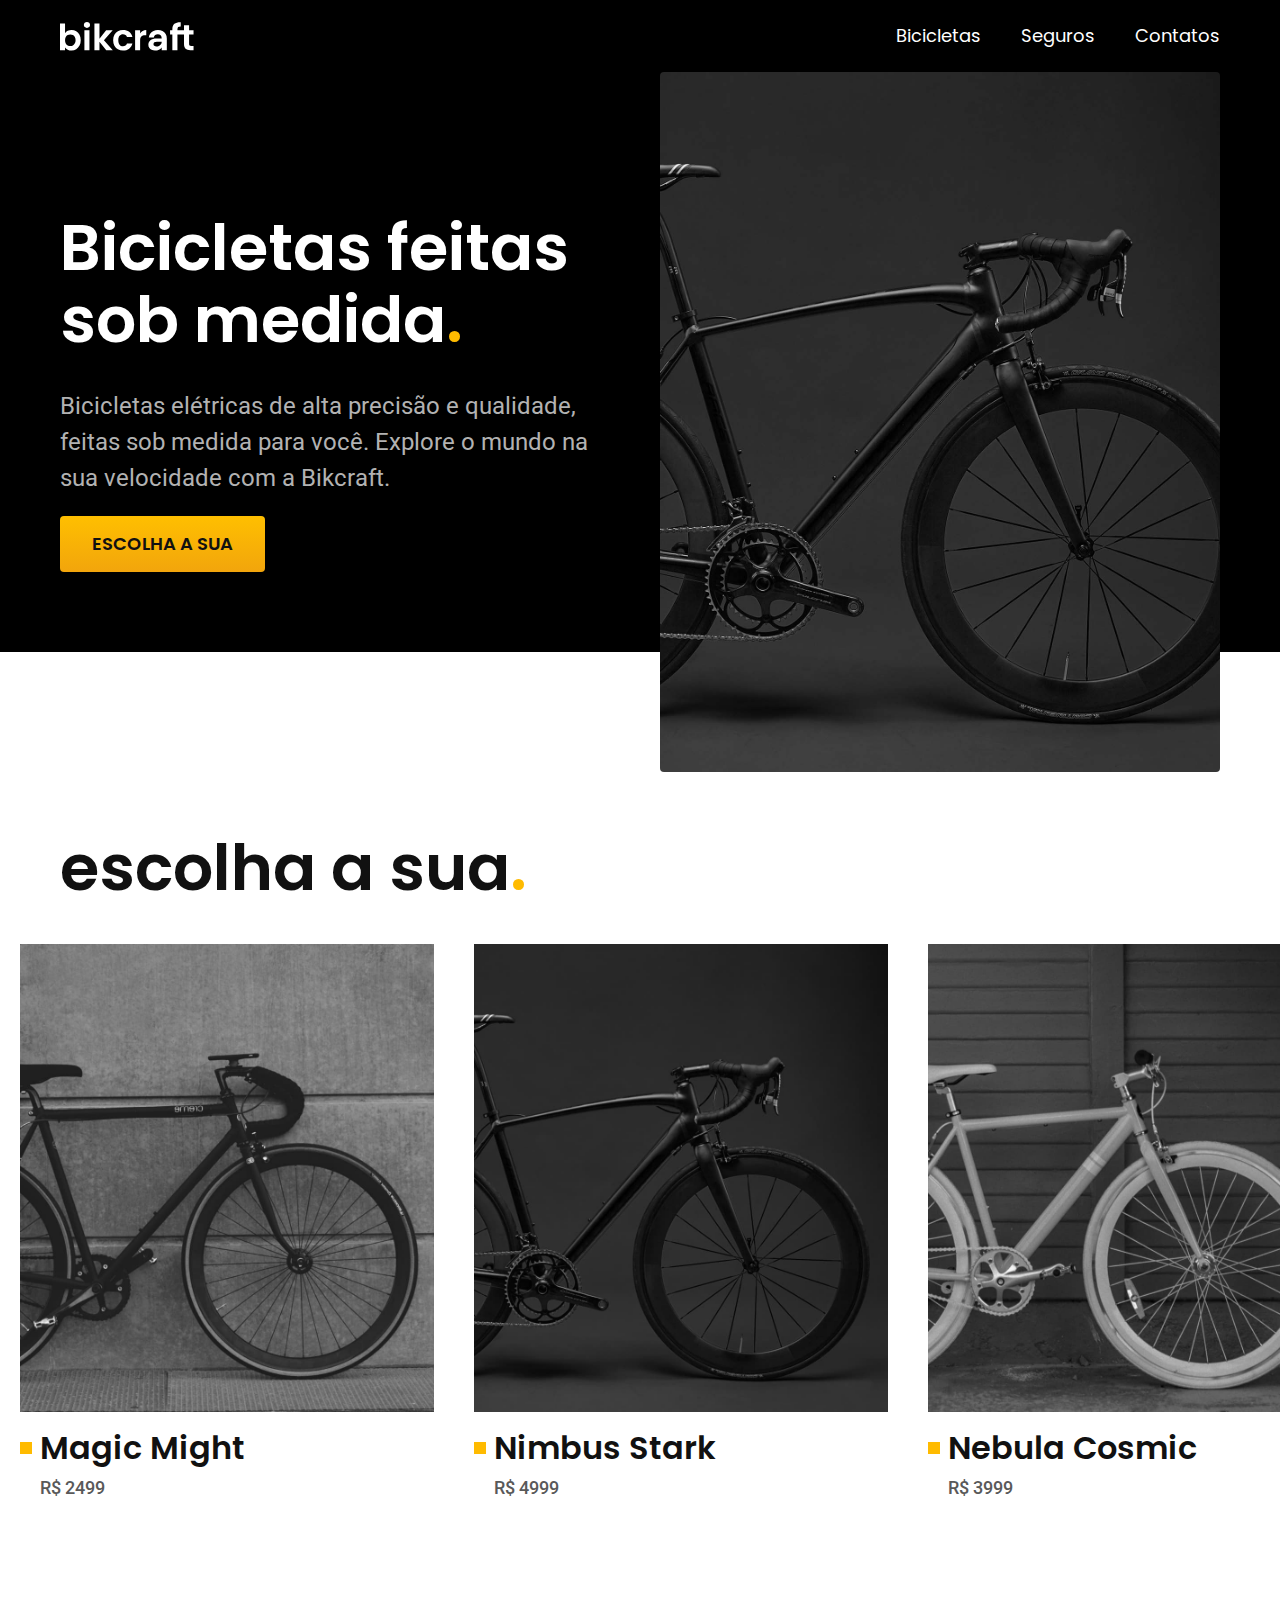
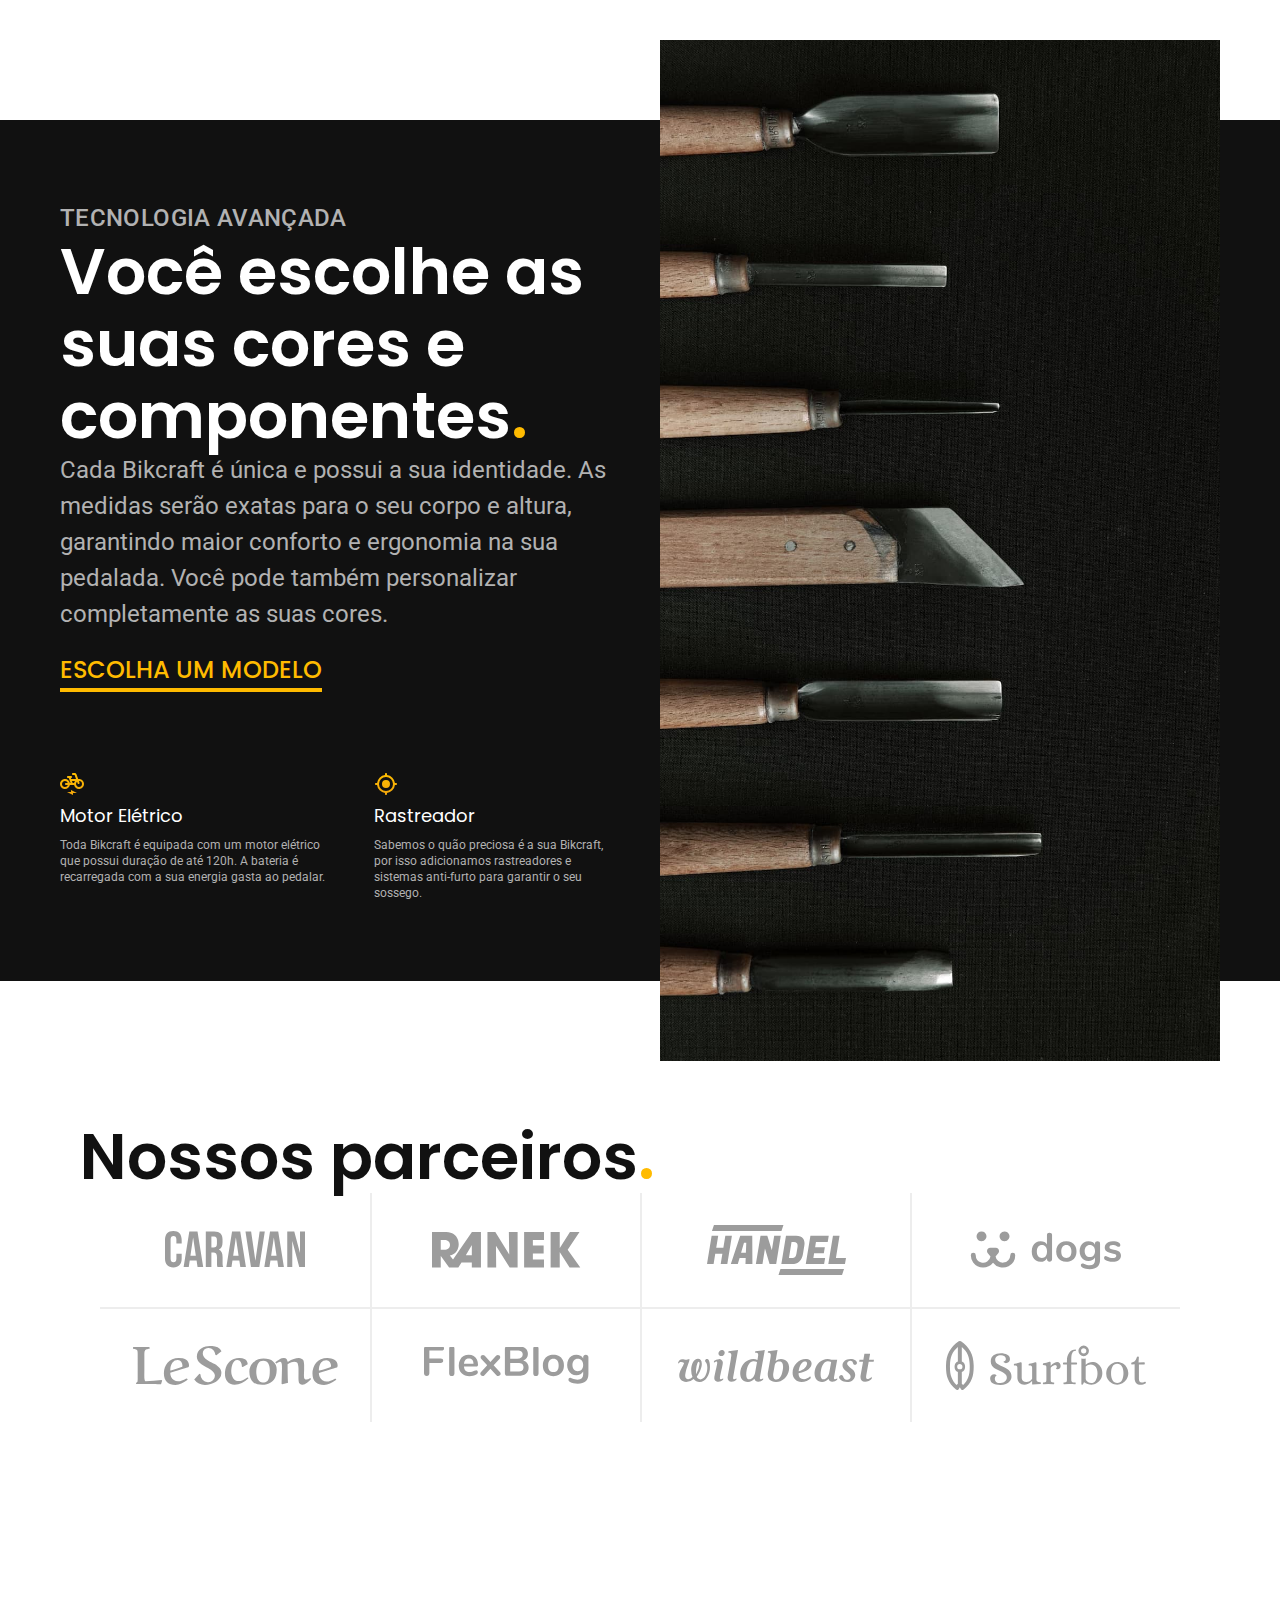
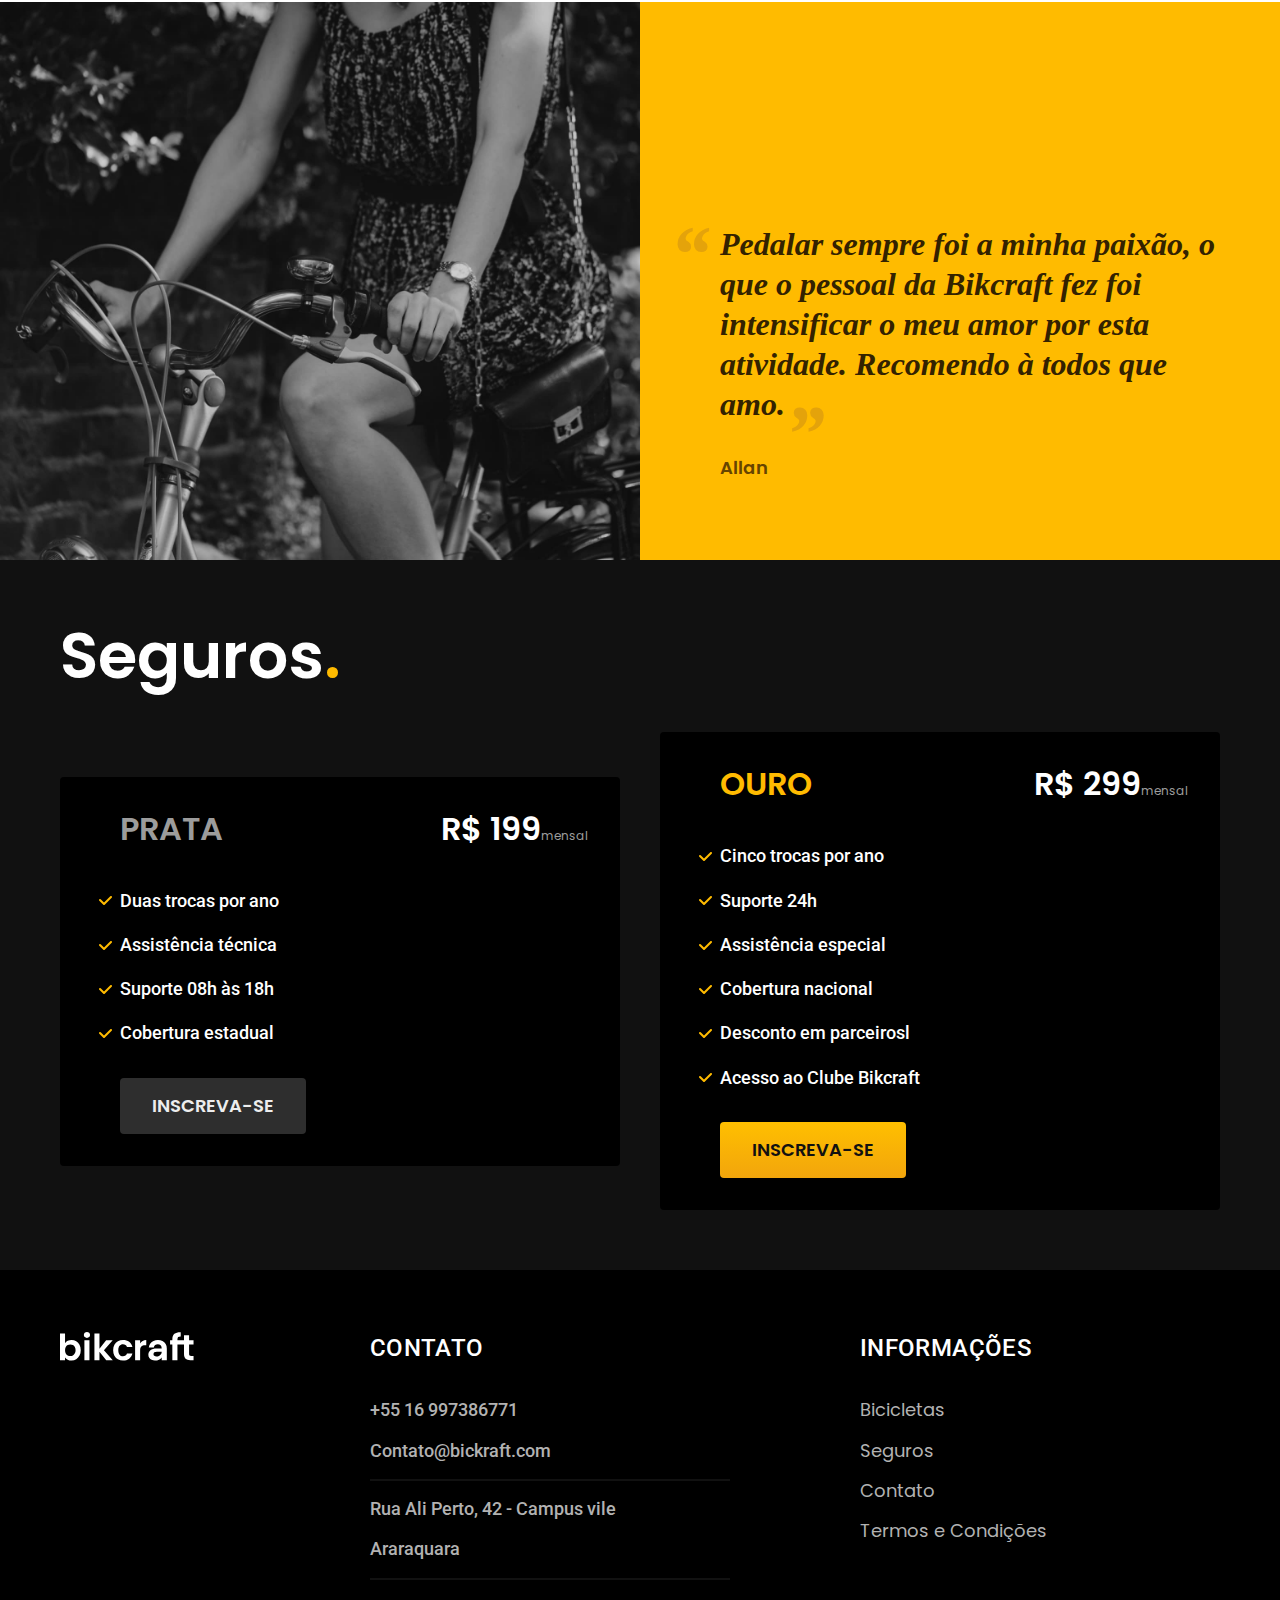
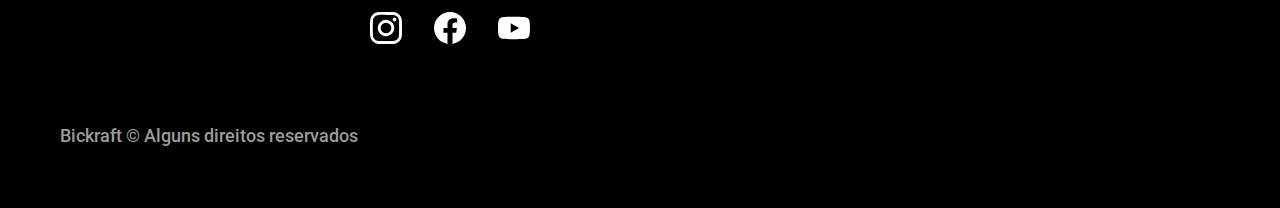
<file: index.html>
<!DOCTYPE html>

<html lang="pt-br">
  <head>
    <meta charset="UTF-8" />
    <meta name="viewport" content="width=device-width, initial-scale=1.0" />
    <link rel="stylesheet" href="./css/style.css" />

    <link rel="preconnect" href="https://fonts.googleapis.com" />
    <link rel="preconnect" href="https://fonts.gstatic.com" crossorigin />
    <link
      href="https://fonts.googleapis.com/css2?family=Poppins:wght@400;600&family=Roboto:wght@400;500&display=swap"
      rel="stylesheet"
    />
    <link rel="preconnect" href="https://fonts.googleapis.com">
<link rel="preconnect" href="https://fonts.gstatic.com" crossorigin>
<link href="https://fonts.googleapis.com/css2?family=Merriweather:ital,wght@1,900&display=swap" rel="stylesheet"> 

    <title>Bickraft - Bicicletas - Elétricas</title>
    <meta name="description" content="Bicicletas elétricas de alta precisão e
    qualidade, feitas sob medida para você. Explore o mundo na sua velocidade
    com a Bikcraft."
  </head>

  <body>
    <header class="header-bg">
      <div class="header container">
        <a href="./">
          <img src="./img/bikcraft.svg" alt="bickraft" />
        </a>

        <nav aria-label="primaria">
          <ul class="header-menu font-1-m cor-0">
            <li>
              <a href="./bicicletas.html">Bicicletas</a>
            </li>
            <li>
              <a href="./seguros.html">Seguros</a>
            </li>
            <li>
              <a href="./contatos.html">Contatos</a>
            </li>
          </ul>
        </nav>
      </div>
    </header>
    <main class="introducao-bg">
      <div class="introducao container">
        <div class="introducao-conteudo">
          <h1 class="fonta-1-xxl cor-0">
            Bicicletas feitas sob medida<span class="cor-p1">.</span>
          </h1>
          <p class="fonte-2-l cor-5">
            Bicicletas elétricas de alta precisão e qualidade, feitas sob medida
            para você. Explore o mundo na sua velocidade com a Bikcraft.
          </p>
          <a class="botao" href="./bicicletas.html">Escolha a sua</a>
        </div>
        <div>
          <img
            src="./img/fotos/introducao.jpg"
            alt="bibicleta elétrica preta"
          />
        </div>
      </div>
    </main>
    <article class="bicicletas-lista">
      <h2 class="container font-1-xxl">
        escolha a sua<span class="cor-p1">.</span>
      </h2>

      <ul>
        <li>
          <a href="./bicicletas/magic.html">
            <img src="./img/bicicletas/magic-home.jpg" alt="Bicicleta-Preta" />
            <h3 class="font-1-xl">Magic Might</h3>
            <span class="font-2-m cor-8">R$ 2499</span>
          </a>
        </li>

        <li>
          <a href="./bicicletas/nimbus.html">
            <img src="./img/bicicletas/nimbus-home.jpg" alt="Bicicleta-Preta" />
            <h3 class="font-1-xl">Nimbus Stark</h3>
            <span class="font-2-m cor-8">R$ 4999</span>
          </a>
        </li>

        <li>
          <a href="./bicicletas/nebula.html">
            <img src="./img/bicicletas/nebula-home.jpg" alt="Bicicleta-Preta" />
            <h3 class="font-1-xl">Nebula Cosmic</h3>
            <span class="font-2-m cor-8">R$ 3999 </span>
          </a>
        </li>
      </ul>
    </article>
    <article class="tecnologia-bg">
      <div class="tecnologia container">
        <div class="tecnologia-conteudo">
          <span class="font-2-lb cor-5">Tecnologia Avançada</span>
          <h2 class="font-1-xxl cor-0">
            Você escolhe as suas cores e componentes<span class="cor-p1"
              >.</span
            >
          </h2>
          <p class="font-2-l cor-5">
            Cada Bikcraft é única e possui a sua identidade. As medidas serão
            exatas para o seu corpo e altura, garantindo maior conforto e
            ergonomia na sua pedalada. Você pode também personalizar
            completamente as suas cores.
          </p>
          <a class="link" href=".bicicletas.html">Escolha um modelo</a>
          <div class="tecnologia-vantagens">
            <div>
              <img src="./img/icones/eletrica.svg" alt="" />
              <h3 class="font-1-m cor-0">Motor Elétrico</h3>
              <p class="font-2-s cor-5">
                Toda Bikcraft é equipada com um motor elétrico que possui
                duração de até 120h. A bateria é recarregada com a sua energia
                gasta ao pedalar.
              </p>
            </div>
            <div>
              <img src="./img/icones/rastreador.svg" alt="" />
              <h3 class="font-1-m cor-0">Rastreador</h3>
              <p class="font-2-s cor-5">
                Sabemos o quão preciosa é a sua Bikcraft, por isso adicionamos
                rastreadores e sistemas anti-furto para garantir o seu sossego.
              </p>
            </div>
          </div>
        </div>

        <div class="tecnologia-img">
          <img src="./img/fotos/tecnologia.jpg" alt="" />
        </div>
      </div>
    </article>
    <section class="parceiros" aria-label="Nossos Parceiros">
      <h2 class="container font-1-xxl ">Nossos parceiros<span class="cor-p1">.</span>
        <ul>
          <li><img src="./img/parceiros/caravan.svg" alt="caravan"></li>
          <li><img src="./img/parceiros/ranek.svg" alt="ranek"></li>
          <li><img src="./img/parceiros/handel.svg" alt="handel.svg"></li>
          <li><img src="./img/parceiros/dogs.svg" alt="dogs.svg"></li>
          <li><img src="./img/parceiros/lescone.svg" alt="lescone.svg"></li>
          <li><img src="./img/parceiros/flexblog.svg" alt="flexblog.svg"></li>
          <li><img src="./img/parceiros/wildbeast.svg" alt="wildbeast.svg"></li>
          <li><img src="./img/parceiros/surfbot.svg" alt="surfbot.svg"></li>
        </ul>
    </section>
    <section class="depoimento" aria-label="Depoimento">
    <div>
      <img src="./img/fotos/depoimento.jpg" alt="Pessoa pedalando bicicleta">
    </div>
    <div class="depoimento-conteudo">
      <blockquote class="font-1-xl cor-p5">
        <p>Pedalar sempre foi a minha paixão, o que o pessoal da Bikcraft fez foi intensificar o meu amor por esta atividade. Recomendo à todos que amo.</p>
      </blockquote>
      <span class="font-1-mb cor-p4">Allan</span>
    </div>
  </section>
  <article class="seguros-bg">
    <div class="seguros container">
      <h2 class="font-1-xxl cor-0">Seguros<span class="cor-p1">.</span></h2> 
    <div class="seguros-item">
      <h3 class="font-1-xl cor-6">PRATA</h3>
      <span class="font-1-xl cor-0">R$ 199<span class="font-1-xs cor-6">mensal</span></span>
        <ul class="font-2-m cor-0">
          <li>Duas trocas por ano</li>
          <li>Assistência técnica</li>
          <li>Suporte 08h às 18h</li>
          <li>Cobertura estadual</li>
        </ul>
        <a class="botao secundaria" href="./orcamento.html" >Inscreva-se</a>
    </div>

      <div class="seguros-item">
        <h3 class="font-1-xl cor-p1">OURO</h3>
        <span class="font-1-xl cor-0">R$ 299<span class="font-1-xs cor-6">mensal</span></span>
          <ul class="font-2-m cor-0">
            <li>Cinco trocas por ano</li>
            <li>Suporte 24h</li>
            <li>Assistência especial</li>
            <li>Cobertura nacional</li>
            <li>Desconto em parceirosl</li>
            <li>Acesso ao Clube Bikcraft</li>
          </ul>
          <a class="botao" href="./orcamento.html" >Inscreva-se</a>
      </div>
    </div>    
  </article>

  <footer class="footer-bg">
    <div class=" footer container">
      <img src="./img/bikcraft.svg" alt="Bickraft">
      <div class="footer-contato">
        <h3 class="font-2-lb cor-0">Contato</h3>
        <ul class="font-2-m cor-5">
          <li><a href="tel:+5516997386771">+55 16 997386771</a></li> 
          <li><a href="mailto:contato@bickraft.com">Contato@bickraft.com</a></li>
          <li>Rua Ali Perto, 42 - Campus vile</li>
          <li>Araraquara</li>
        </ul>
      <div class="footer-redes">
          <a href="./">
            <img src="./img/redes/instagram.svg" alt="Instagram">
          </a>
          <a href="./">
            <img src="./img/redes/facebook.svg" alt="Facebook">
          </a>
          <a href="./">
            <img src="./img/redes/youtube.svg" alt="Youtube">
          </a>
      </div>
      </div>
      <div class="footer-informacoes">
        <h3  class="font-2-lb cor-0">Informações</h3>
        <nav>
          <ul class="font-1-m cor-5">
            <li><a href="./bicicletas.html">Bicicletas</a></li>
            <li><a href="./seguros.html">Seguros</a></li>
            <li><a href="./contato.html">Contato</a></li>
            <li><a href="./termos.html">Termos e Condições</a></li>
          </ul>
        </nav>
     </div>
     <p class=" footer-copy font-2-m cor-6">Bickraft  © Alguns direitos reservados</p>
    </div> 
  </footer>
  </body>
</html>
</file>
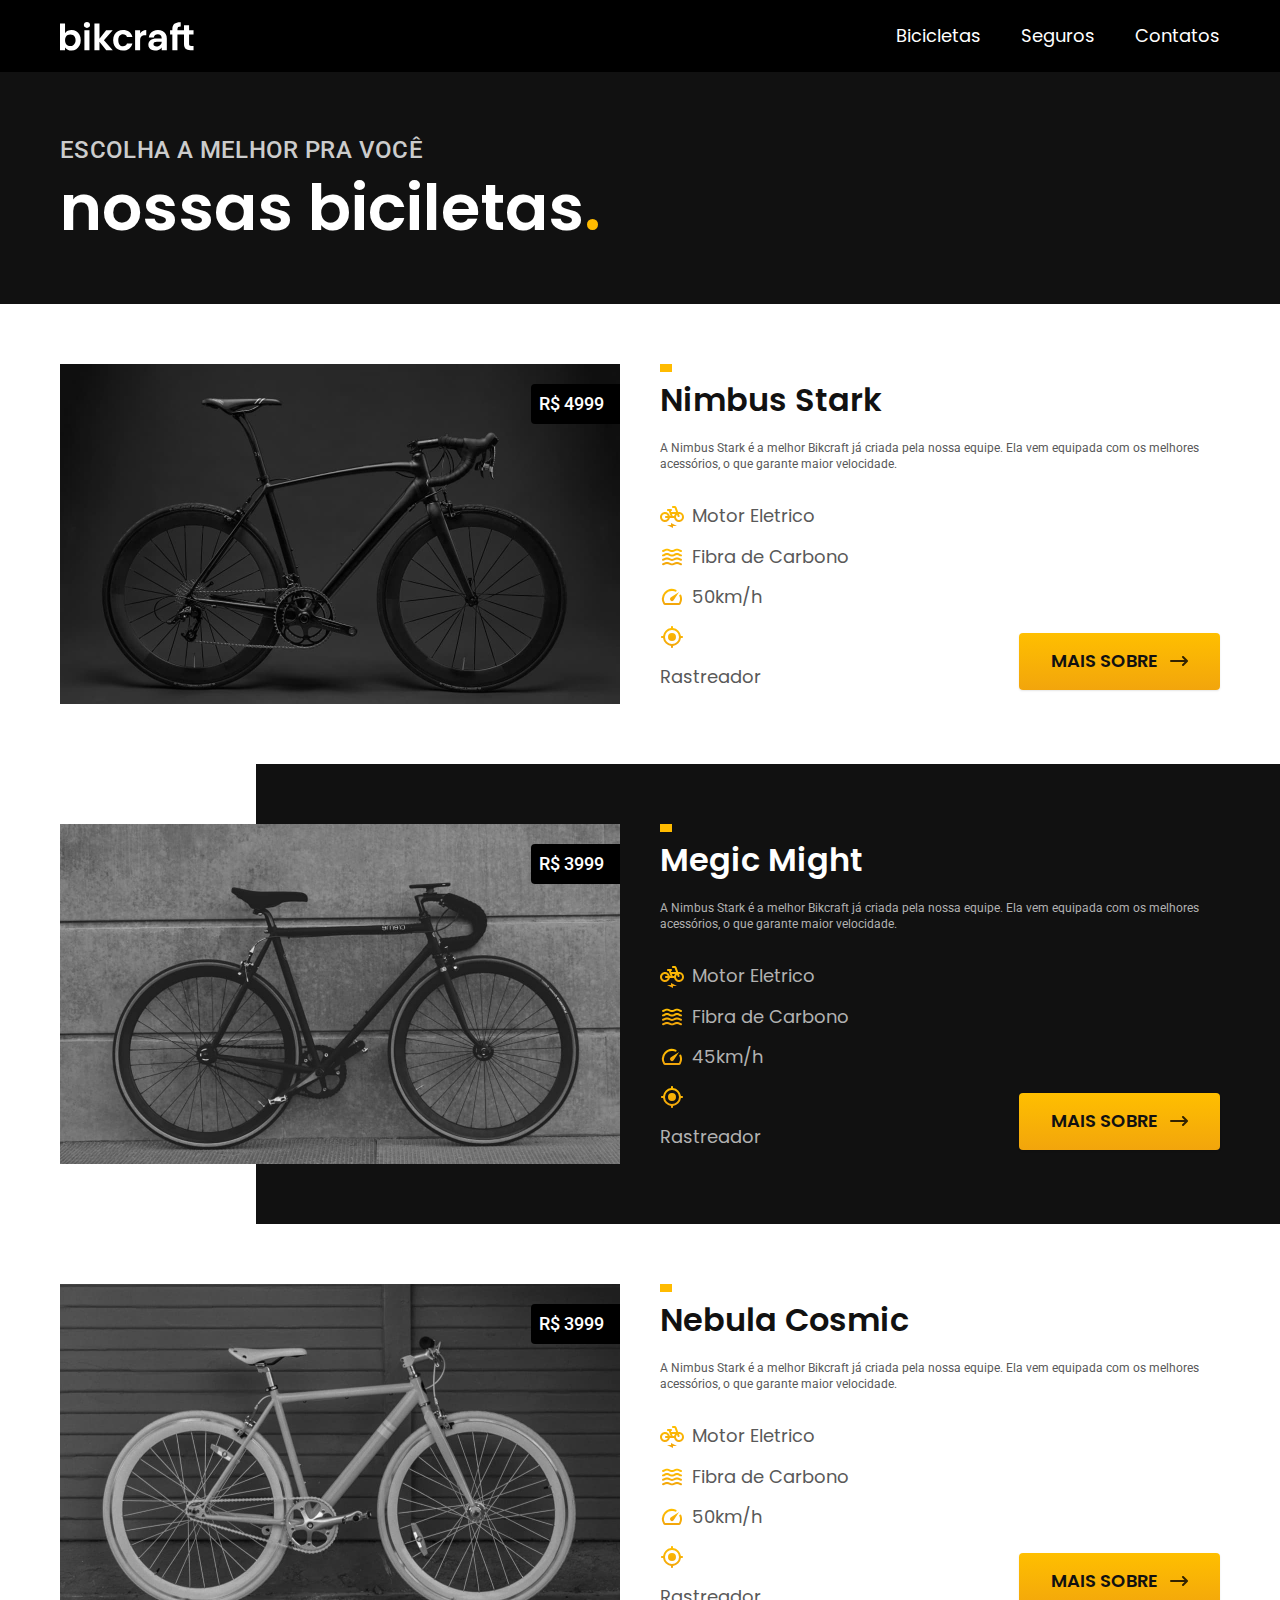
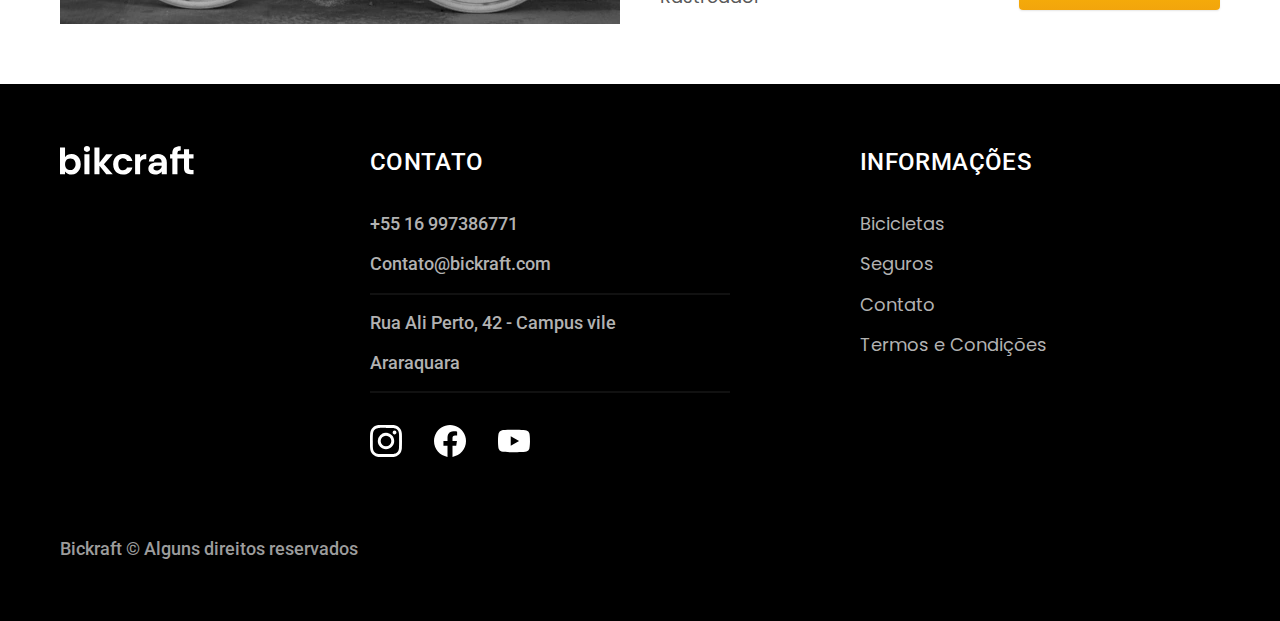
<file: bicicletas.html>
<!DOCTYPE html>

<html lang="pt-br">
  <head>
    <meta charset="UTF-8" />
    <meta name="viewport" content="width=device-width, initial-scale=1.0" />
    <link rel="stylesheet" href="./css/style.css" />

    <link rel="preconnect" href="https://fonts.googleapis.com" />
    <link rel="preconnect" href="https://fonts.gstatic.com" crossorigin />
    <link
      href="https://fonts.googleapis.com/css2?family=Poppins:wght@400;600&family=Roboto:wght@400;500&display=swap"
      rel="stylesheet"
    />
    <link rel="preconnect" href="https://fonts.googleapis.com" />
    <link rel="preconnect" href="https://fonts.gstatic.com" crossorigin />
    <link
      href="https://fonts.googleapis.com/css2?family=Merriweather:ital,wght@1,900&display=swap"
      rel="stylesheet"
    />

    <title>Bicicletas | Bickraft - Bicicletas - Elétricas</title>
    <meta name="description" content="Bicicletas  ."
  </head>

  <body id="bicicletas">
    <header class="header-bg">
      <div class="header container">
        <a href="./">
          <img src="./img/bikcraft.svg" alt="bickraft" />
        </a>

        <nav aria-label="primaria">
          <ul class="header-menu font-1-m cor-0">
            <li>
              <a href="./bicicletas.html">Bicicletas</a>
            </li>
            <li>
              <a href="./seguros.html">Seguros</a>
            </li>
            <li>
              <a href="./contatos.html">Contatos</a>
            </li>
          </ul>
        </nav>
      </div>
    </header>

    <main>
      <div class="titulo-bg">
        <div class="titulo container">
          <p class="font-2-lb cor-4">Escolha a melhor pra você</p>
          <h1 class="font-1-xxl cor-0">
            nossas biciletas<span class="cor-p1">.</span>
          </h1>
        </div>
      </div>

       
        <div class="bicicletas container">
          <div class="bicicletas-img">
            <img src="./img/bicicletas/nimbus.jpg" alt="bicicleta preta">
            <span class="font-2-m cor-0">R$ 4999</span>
          </div>
          <div class="bicicletas-conteudo">
            <h2 class="font-1-xl">Nimbus Stark</h2>
            <p class="font-2-s cor-8">A Nimbus Stark é a melhor Bikcraft já criada pela nossa equipe. Ela vem equipada com os melhores acessórios, o que garante maior velocidade.</p>
            <ul class="font-1-m cor-8">
              <li><img src="./img/icones/eletrica.svg" alt="">Motor Eletrico</li>
              <li><img src="./img/icones/carbono.svg" alt="">Fibra de Carbono</li>
              <li><img src="./img/icones/velocidade.svg" alt="">50km/h</li>
              <img src="./img/icones/rastreador.svg" alt="">Rastreador</li>
            </ul>
            <a class="botao seta" href="./bicicletas/nimbus.html">Mais Sobre  </a>
          </div>
      </div> 

          <div class="bicicletas-bg">
            <div class="bicicletas container">
              <div class="bicicletas-img">
                <img src="./img/bicicletas/magic.jpg" alt="bicicleta preta">
                <span class="font-2-m cor-0">R$ 3999</span>
              </div> 
           <div class="bicicletas-conteudo">
            <h2 class="font-1-xl cor-0">Megic Might</h2>
            <p class="font-2-s cor-5">A Nimbus Stark é a melhor Bikcraft já criada pela nossa equipe. Ela vem equipada com os melhores acessórios, o que garante maior velocidade.</p>
            <ul class="font-1-m cor-5">
              <li><img src="./img/icones/eletrica.svg" alt="">Motor Eletrico</li>
              <li><img src="./img/icones/carbono.svg" alt="">Fibra de Carbono</li>
              <li><img src="./img/icones/velocidade.svg" alt="">45km/h</li>
              <img src="./img/icones/rastreador.svg" alt="">Rastreador</li>
            </ul>
            <a class="botao seta"href="./bicicletas/magic.html">Mais Sobre</a>

            </div>
          </div>  
          </div> 

          
            <div class="bicicletas container">
              <div class="bicicletas-img">
                <img src="./img/bicicletas/nebula.jpg" alt="bicicleta preta">
                <span class="font-2-m cor-0">R$ 3999</span>
              </div> 
          <div class="bicicletas-conteudo">
            <h2 class="font-1-xl">Nebula Cosmic</h2>
            <p class="font-2-s cor-8">A Nimbus Stark é a melhor Bikcraft já criada pela nossa equipe. Ela vem equipada com os melhores acessórios, o que garante maior velocidade.</p>
            <ul class="font-1-m cor-8">
              <li><img src="./img/icones/eletrica.svg" alt="">Motor Eletrico</li>
              <li><img src="./img/icones/carbono.svg" alt="">Fibra de Carbono</li>
              <li><img src="./img/icones/velocidade.svg" alt="">50km/h</li>
              <img src="./img/icones/rastreador.svg" alt="">Rastreador</li>
            </ul>
            <a class="botao seta"href="./bicicletas/numbus.html">Mais Sobre</a>
          </div>
        </div>     

       

    </main>

    <footer class="footer-bg">
      <div class="footer container">
        <img src="./img/bikcraft.svg" alt="Bickraft" />
        <div class="footer-contato">
          <h3 class="font-2-lb cor-0">Contato</h3>
          <ul class="font-2-m cor-5">
            <li><a href="tel:+5516997386771">+55 16 997386771</a></li>
            <li>
              <a href="mailto:contato@bickraft.com">Contato@bickraft.com</a>
            </li>
            <li>Rua Ali Perto, 42 - Campus vile</li>
            <li>Araraquara</li>
          </ul>
          <div class="footer-redes">
            <a href="./">
              <img src="./img/redes/instagram.svg" alt="Instagram" />
            </a>
            <a href="./">
              <img src="./img/redes/facebook.svg" alt="Facebook" />
            </a>
            <a href="./">
              <img src="./img/redes/youtube.svg" alt="Youtube" />
            </a>
          </div>
        </div>
        <div class="footer-informacoes">
          <h3 class="font-2-lb cor-0">Informações</h3>
          <nav>
            <ul class="font-1-m cor-5">
              <li><a href="./bicicletas.html">Bicicletas</a></li>
              <li><a href="./seguros.html">Seguros</a></li>
              <li><a href="./contato.html">Contato</a></li>
              <li><a href="./termos.html">Termos e Condições</a></li>
            </ul>
          </nav>
        </div>
        <p class="footer-copy font-2-m cor-6">
          Bickraft © Alguns direitos reservados
        </p>
      </div>
    </footer>
  </body>
</html>
</file>
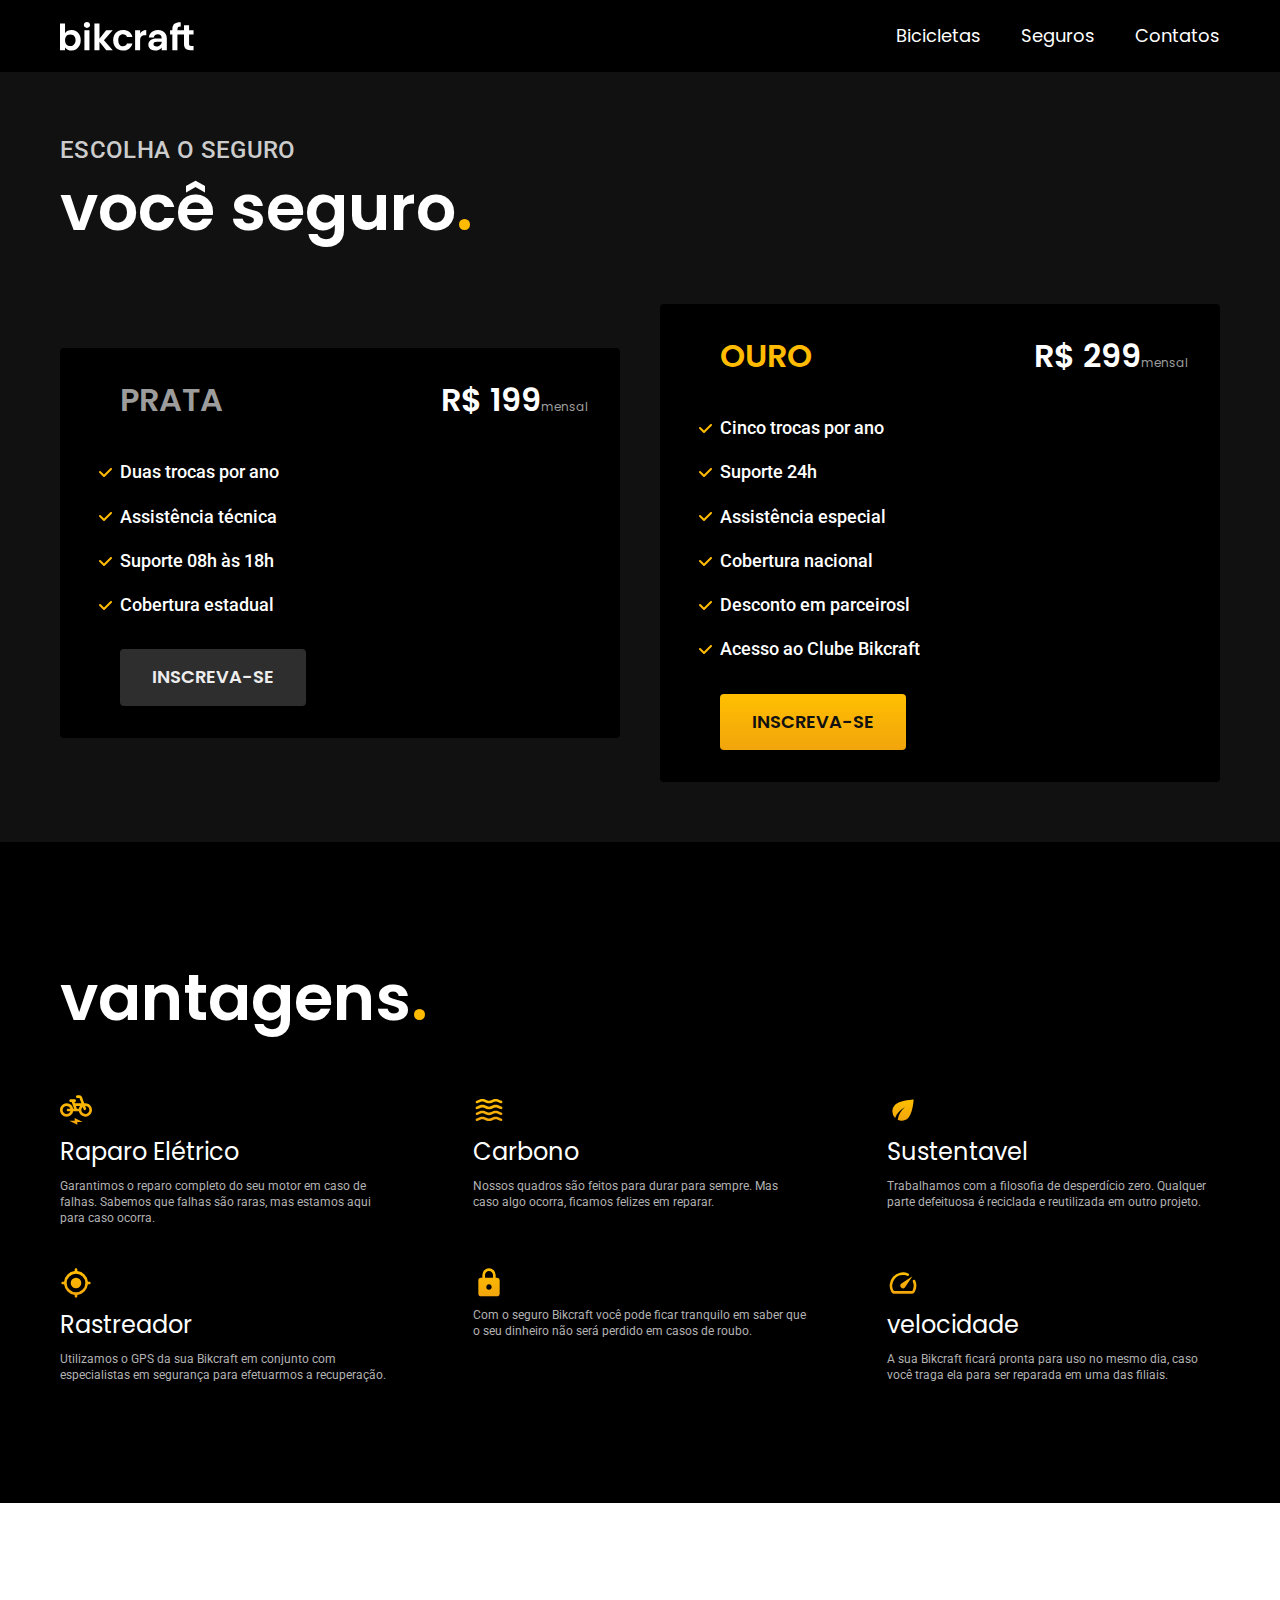
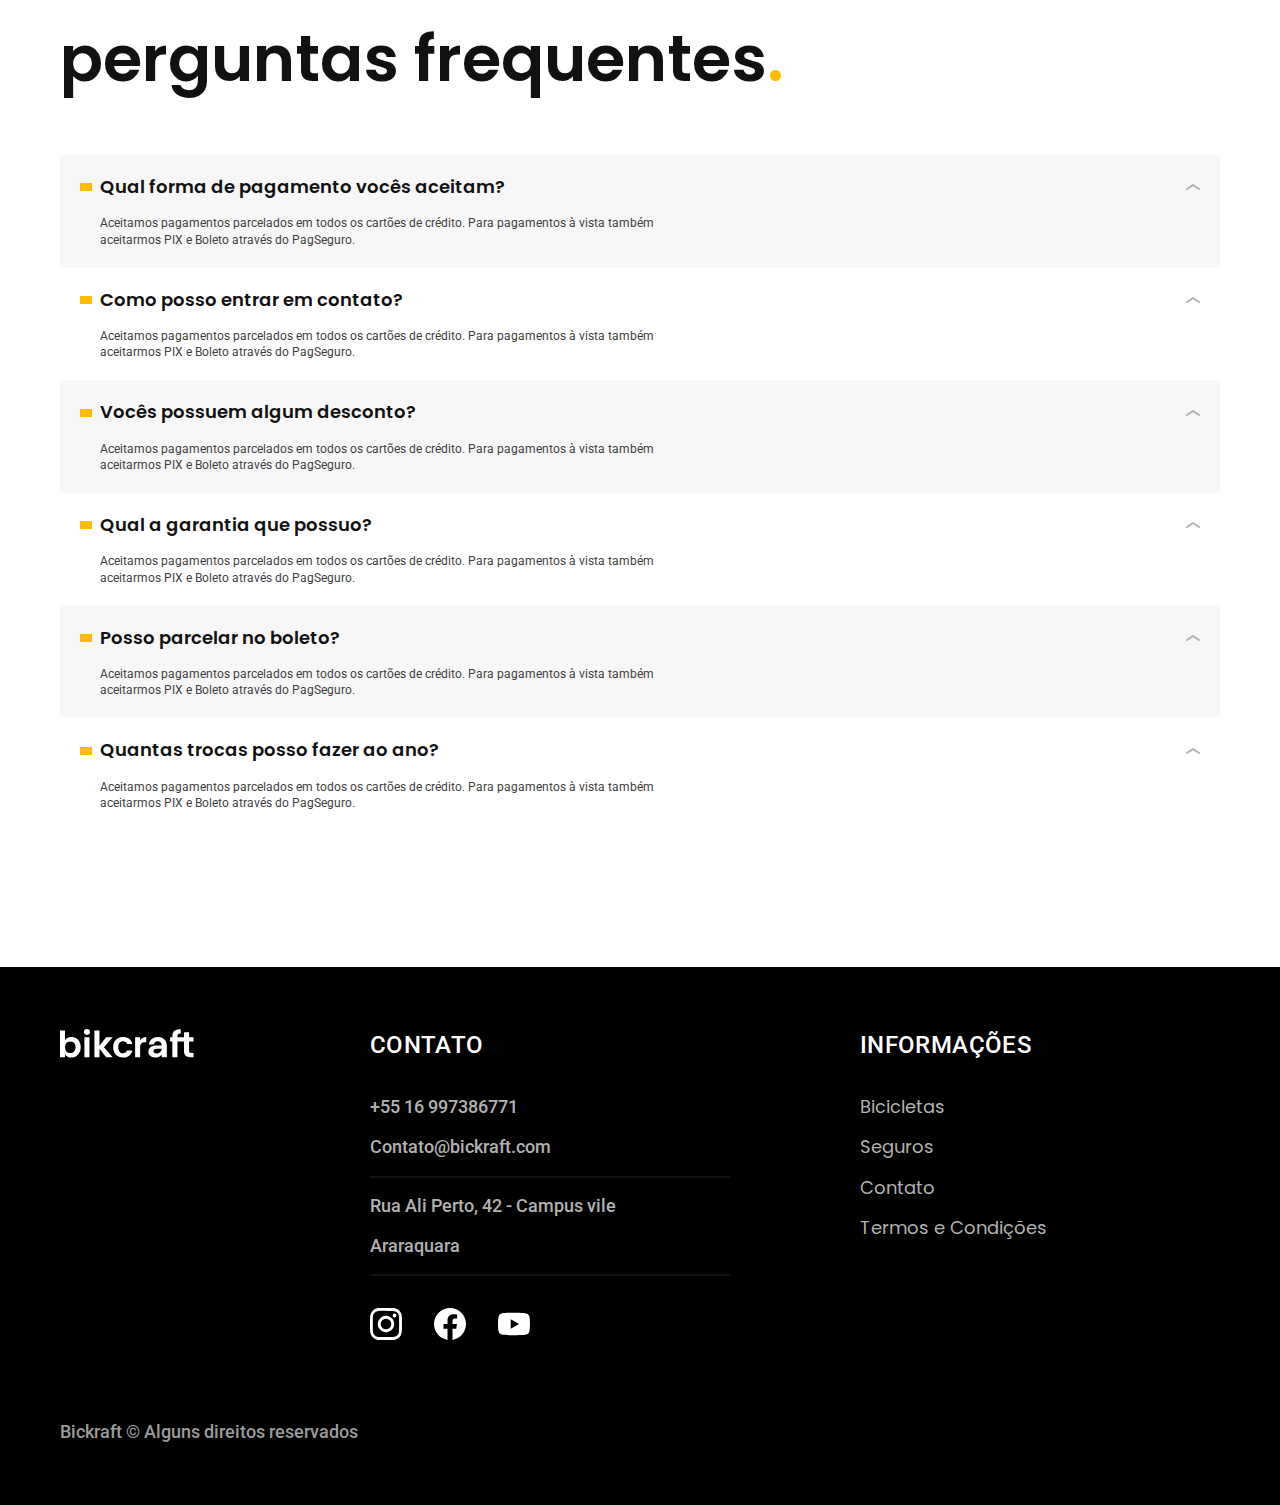
<file: seguros.html>
<!DOCTYPE html>

<html lang="pt-br">
  <head>
    <meta charset="UTF-8" />
    <meta name="viewport" content="width=device-width, initial-scale=1.0" />
    <link rel="stylesheet" href="./css/style.css" />

    <link rel="preconnect" href="https://fonts.googleapis.com" />
    <link rel="preconnect" href="https://fonts.gstatic.com" crossorigin />
    <link
      href="https://fonts.googleapis.com/css2?family=Poppins:wght@400;600&family=Roboto:wght@400;500&display=swap"
      rel="stylesheet"
    />
    <link rel="preconnect" href="https://fonts.googleapis.com" />
    <link rel="preconnect" href="https://fonts.gstatic.com" crossorigin />
    <link
      href="https://fonts.googleapis.com/css2?family=Merriweather:ital,wght@1,900&display=swap"
      rel="stylesheet"
    />

    <title>Seguros | Bickraft - Bicicletas - Elétricas</title>
    <meta name="description" content="Termos e condioções."
  </head>

  <body id="seguros">
    <header class="header-bg">
      <div class="header container">
        <a href="./">
          <img src="./img/bikcraft.svg" alt="bickraft" />
        </a>

        <nav aria-label="primaria">
          <ul class="header-menu font-1-m cor-0">
            <li>
              <a href="./bicicletas.html">Bicicletas</a>
            </li>
            <li>
              <a href="./seguros.html">Seguros</a>
            </li>
            <li>
              <a href="./contatos.html">Contatos</a>
            </li>
          </ul>
        </nav>
      </div>
    </header>

    <main class="seguros-bg">
      <div class="titulo-bg">
        <div class="titulo container">
          <p class="font-2-lb cor-4">Escolha o seguro</p>
          <h1 class="font-1-xxl cor-0">
            você seguro<span class="cor-p1">.</span>
          </h1>
        </div>
      </div>

      <div class="seguros container">
        <div class="seguros-item">
          <h3 class="font-1-xl cor-6">PRATA</h3>
          <span class="font-1-xl cor-0"
            >R$ 199<span class="font-1-xs cor-6">mensal</span></span
          >
          <ul class="font-2-m cor-0">
            <li>Duas trocas por ano</li>
            <li>Assistência técnica</li>
            <li>Suporte 08h às 18h</li>
            <li>Cobertura estadual</li>
          </ul>
          <a class="botao secundaria" href="./orcamento.html">Inscreva-se</a>
        </div>

        <div class="seguros-item">
          <h3 class="font-1-xl cor-p1">OURO</h3>
          <span class="font-1-xl cor-0"
            >R$ 299<span class="font-1-xs cor-6">mensal</span></span
          >
          <ul class="font-2-m cor-0">
            <li>Cinco trocas por ano</li>
            <li>Suporte 24h</li>
            <li>Assistência especial</li>
            <li>Cobertura nacional</li>
            <li>Desconto em parceirosl</li>
            <li>Acesso ao Clube Bikcraft</li>
          </ul>
          <a class="botao" href="./orcamento.html">Inscreva-se</a>
        </div>
      </div>
    </main>

    <article class="vantagens-bg">
      <div class="vantagens container">
        <h2 class="font-1-xxl cor-0">vantagens<span class="cor-p1">.</span></h2>
        <ul>
          <li>
            <img src="./img/icones/eletrica.svg" alt="">
            <h3 class="font-1-l cor-0">Raparo Elétrico</h3>
            <p class="font-2-s cor-5">Garantimos o reparo completo do seu motor em caso de falhas. Sabemos que falhas são raras, mas estamos aqui para caso ocorra.</p>
          </li>

          <li>
            <img src="./img/icones/carbono.svg" alt="">
            <h3 class="font-1-l cor-0">Carbono</h3>
            <p class="font-2-s cor-5">Nossos quadros são feitos para durar para sempre. Mas caso algo ocorra, ficamos felizes em reparar.</p>
          </li>

          <li>
            <img src="./img/icones/sustentavel.svg" alt="">
            <h3 class="font-1-l cor-0">Sustentavel</h3>
            <p class="font-2-s cor-5">Trabalhamos com a filosofia de desperdício zero. Qualquer parte defeituosa é reciclada e reutilizada em outro projeto.</p>
          </li>

          <li>
            <img src="./img/icones/rastreador.svg" alt="">
            <h3 class="font-1-l cor-0">Rastreador</h3>
            <p class="font-2-s cor-5">Utilizamos o GPS da sua Bikcraft em conjunto com especialistas em segurança para efetuarmos a recuperação.</p>
          </li>

          <li>
            <img src="./img/icones/seguro.svg" alt="">
            <h3 class="font-1-l cor-0"Segurança</h3>
            <p class="font-2-s cor-5">Com o seguro Bikcraft você pode ficar tranquilo em saber que o seu dinheiro não será perdido em casos de roubo.</p>
          </li>

          <li>
            <img src="./img/icones/velocidade.svg" alt="">
            <h3 class="font-1-l cor-0">velocidade</h3>
            <p class="font-2-s cor-5">A sua Bikcraft ficará pronta para uso no mesmo dia, caso você traga ela para ser reparada em uma das filiais.</p>
          </li>
          
        </ul>
      </div>
    </article>

    <article class="perguntas container">
      <h2 class="font-1-xxl">perguntas frequentes<span class="cor-p1">.</span></h2>

      <dl>
        <div>
        <dt class="font-1-mb">Qual forma de pagamento vocês aceitam?</dt>
        <dd class="font-2-s cor-9">Aceitamos pagamentos parcelados em todos os cartões de crédito. Para pagamentos à vista também aceitarmos PIX e Boleto através do PagSeguro.</dd>
      </div>

      <div>
        <dt class="font-1-mb">Como posso entrar em contato?
        </dt>
        <dd class="font-2-s cor-9">Aceitamos pagamentos parcelados em todos os cartões de crédito. Para pagamentos à vista também aceitarmos PIX e Boleto através do PagSeguro.</dd>
      </div>

      <div>
        <dt class="font-1-mb">Vocês possuem algum desconto?</dt>
        <dd class="font-2-s cor-9">Aceitamos pagamentos parcelados em todos os cartões de crédito. Para pagamentos à vista também aceitarmos PIX e Boleto através do PagSeguro.</dd>
      </div>

      <div>
        <dt class="font-1-mb">Qual a garantia que possuo?</dt>
        <dd class="font-2-s cor-9">Aceitamos pagamentos parcelados em todos os cartões de crédito. Para pagamentos à vista também aceitarmos PIX e Boleto através do PagSeguro.</dd>
      </div>

      <div>
        <dt class="font-1-mb">Posso parcelar no boleto? </dt>
        <dd class="font-2-s cor-9">Aceitamos pagamentos parcelados em todos os cartões de crédito. Para pagamentos à vista também aceitarmos PIX e Boleto através do PagSeguro.</dd>
      </div>

      <div>
        <dt class="font-1-mb">Quantas trocas posso fazer ao ano?</dt>
        <dd class="font-2-s cor-9">Aceitamos pagamentos parcelados em todos os cartões de crédito. Para pagamentos à vista também aceitarmos PIX e Boleto através do PagSeguro.</dd>
      </div>
      </dl>
    </article>

    <footer class="footer-bg">
      <div class="footer container">
        <img src="./img/bikcraft.svg" alt="Bickraft" />
        <div class="footer-contato">
          <h3 class="font-2-lb cor-0">Contato</h3>
          <ul class="font-2-m cor-5">
            <li><a href="tel:+5516997386771">+55 16 997386771</a></li>
            <li>
              <a href="mailto:contato@bickraft.com">Contato@bickraft.com</a>
            </li>
            <li>Rua Ali Perto, 42 - Campus vile</li>
            <li>Araraquara</li>
          </ul>
          <div class="footer-redes">
            <a href="./">
              <img src="./img/redes/instagram.svg" alt="Instagram" />
            </a>
            <a href="./">
              <img src="./img/redes/facebook.svg" alt="Facebook" />
            </a>
            <a href="./">
              <img src="./img/redes/youtube.svg" alt="Youtube" />
            </a>
          </div>
        </div>
        <div class="footer-informacoes">
          <h3 class="font-2-lb cor-0">Informações</h3>
          <nav>
            <ul class="font-1-m cor-5">
              <li><a href="./bicicletas.html">Bicicletas</a></li>
              <li><a href="./seguros.html">Seguros</a></li>
              <li><a href="./contato.html">Contato</a></li>
              <li><a href="./termos.html">Termos e Condições</a></li>
            </ul>
          </nav>
        </div>
        <p class="footer-copy font-2-m cor-6">
          Bickraft © Alguns direitos reservados
        </p>
      </div>
    </footer>
  </body>
</html>
</file>
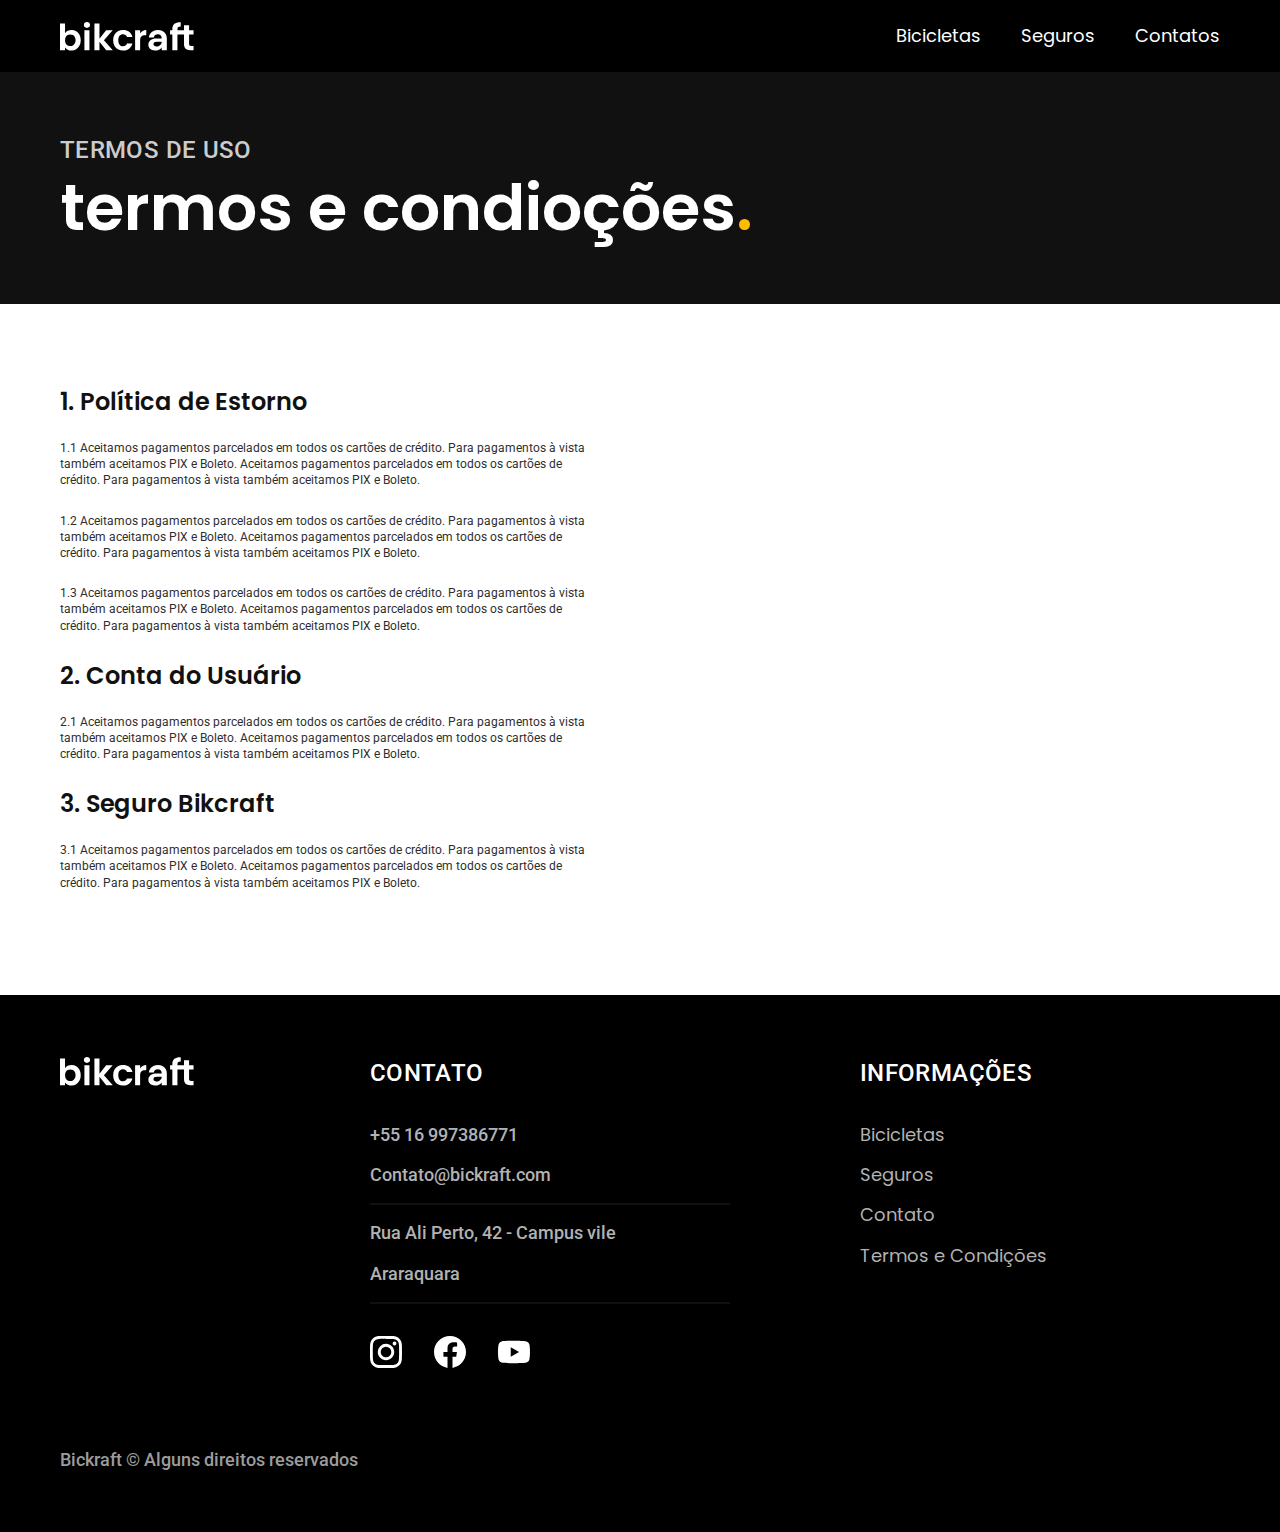
<file: termos.html>
<!DOCTYPE html>

<html lang="pt-br">
  <head>
    <meta charset="UTF-8" />
    <meta name="viewport" content="width=device-width, initial-scale=1.0" />
    <link rel="stylesheet" href="./css/style.css" />

    <link rel="preconnect" href="https://fonts.googleapis.com" />
    <link rel="preconnect" href="https://fonts.gstatic.com" crossorigin />
    <link
      href="https://fonts.googleapis.com/css2?family=Poppins:wght@400;600&family=Roboto:wght@400;500&display=swap"
      rel="stylesheet"
    />
    <link rel="preconnect" href="https://fonts.googleapis.com" />
    <link rel="preconnect" href="https://fonts.gstatic.com" crossorigin />
    <link
      href="https://fonts.googleapis.com/css2?family=Merriweather:ital,wght@1,900&display=swap"
      rel="stylesheet"
    />

    <title>Termos e Condicçoes | Bickraft - Bicicletas - Elétricas</title>
    <meta name="description" content="Termos e condioções."
  </head>

  <body id="termos">
    <header class="header-bg">
      <div class="header container">
        <a href="./">
          <img src="./img/bikcraft.svg" alt="bickraft" />
        </a>

        <nav aria-label="primaria">
          <ul class="header-menu font-1-m cor-0">
            <li>
              <a href="./bicicletas.html">Bicicletas</a>
            </li>
            <li>
              <a href="./seguros.html">Seguros</a>
            </li>
            <li>
              <a href="./contatos.html">Contatos</a>
            </li>
          </ul>
        </nav>
      </div>
    </header>

    <main>
      <div class="titulo-bg">
        <div class="titulo container">
          <p class="font-2-lb cor-4">Termos de uso</p>
          <h1 class="font-1-xxl cor-0">
            termos e condioções<span class="cor-p1">.</span>
          </h1>
        </div>
      </div>

      <div class="termos font-2-s cor-10 container">
        <h2 class="font-1-l cor-11">1. Política de Estorno</h2>
        <p>
          1.1 Aceitamos pagamentos parcelados em todos os cartões de crédito.
          Para pagamentos à vista também aceitamos PIX e Boleto. Aceitamos
          pagamentos parcelados em todos os cartões de crédito. Para pagamentos
          à vista também aceitamos PIX e Boleto.
        </p>
        <p>
          1.2 Aceitamos pagamentos parcelados em todos os cartões de crédito.
          Para pagamentos à vista também aceitamos PIX e Boleto. Aceitamos
          pagamentos parcelados em todos os cartões de crédito. Para pagamentos
          à vista também aceitamos PIX e Boleto.
        </p>
        <p>
          1.3 Aceitamos pagamentos parcelados em todos os cartões de crédito.
          Para pagamentos à vista também aceitamos PIX e Boleto. Aceitamos
          pagamentos parcelados em todos os cartões de crédito. Para pagamentos
          à vista também aceitamos PIX e Boleto.
        </p>
        <h2 class="font-1-l cor-11">2. Conta do Usuário</h2>
        <p>
          2.1 Aceitamos pagamentos parcelados em todos os cartões de crédito.
          Para pagamentos à vista também aceitamos PIX e Boleto. Aceitamos
          pagamentos parcelados em todos os cartões de crédito. Para pagamentos
          à vista também aceitamos PIX e Boleto.
        </p>
        <h2 class="font-1-l cor-11">3. Seguro Bikcraft</h2>
        <p>
          3.1 Aceitamos pagamentos parcelados em todos os cartões de crédito.
          Para pagamentos à vista também aceitamos PIX e Boleto. Aceitamos
          pagamentos parcelados em todos os cartões de crédito. Para pagamentos
          à vista também aceitamos PIX e Boleto.
        </p>
      </div>
    </main>

    <footer class="footer-bg">
      <div class="footer container">
        <img src="./img/bikcraft.svg" alt="Bickraft" />
        <div class="footer-contato">
          <h3 class="font-2-lb cor-0">Contato</h3>
          <ul class="font-2-m cor-5">
            <li><a href="tel:+5516997386771">+55 16 997386771</a></li>
            <li>
              <a href="mailto:contato@bickraft.com">Contato@bickraft.com</a>
            </li>
            <li>Rua Ali Perto, 42 - Campus vile</li>
            <li>Araraquara</li>
          </ul>
          <div class="footer-redes">
            <a href="./">
              <img src="./img/redes/instagram.svg" alt="Instagram" />
            </a>
            <a href="./">
              <img src="./img/redes/facebook.svg" alt="Facebook" />
            </a>
            <a href="./">
              <img src="./img/redes/youtube.svg" alt="Youtube" />
            </a>
          </div>
        </div>
        <div class="footer-informacoes">
          <h3 class="font-2-lb cor-0">Informações</h3>
          <nav>
            <ul class="font-1-m cor-5">
              <li><a href="./bicicletas.html">Bicicletas</a></li>
              <li><a href="./seguros.html">Seguros</a></li>
              <li><a href="./contato.html">Contato</a></li>
              <li><a href="./termos.html">Termos e Condições</a></li>
            </ul>
          </nav>
        </div>
        <p class="footer-copy font-2-m cor-6">
          Bickraft © Alguns direitos reservados
        </p>
      </div>
    </footer>
  </body>
</html>
</file>
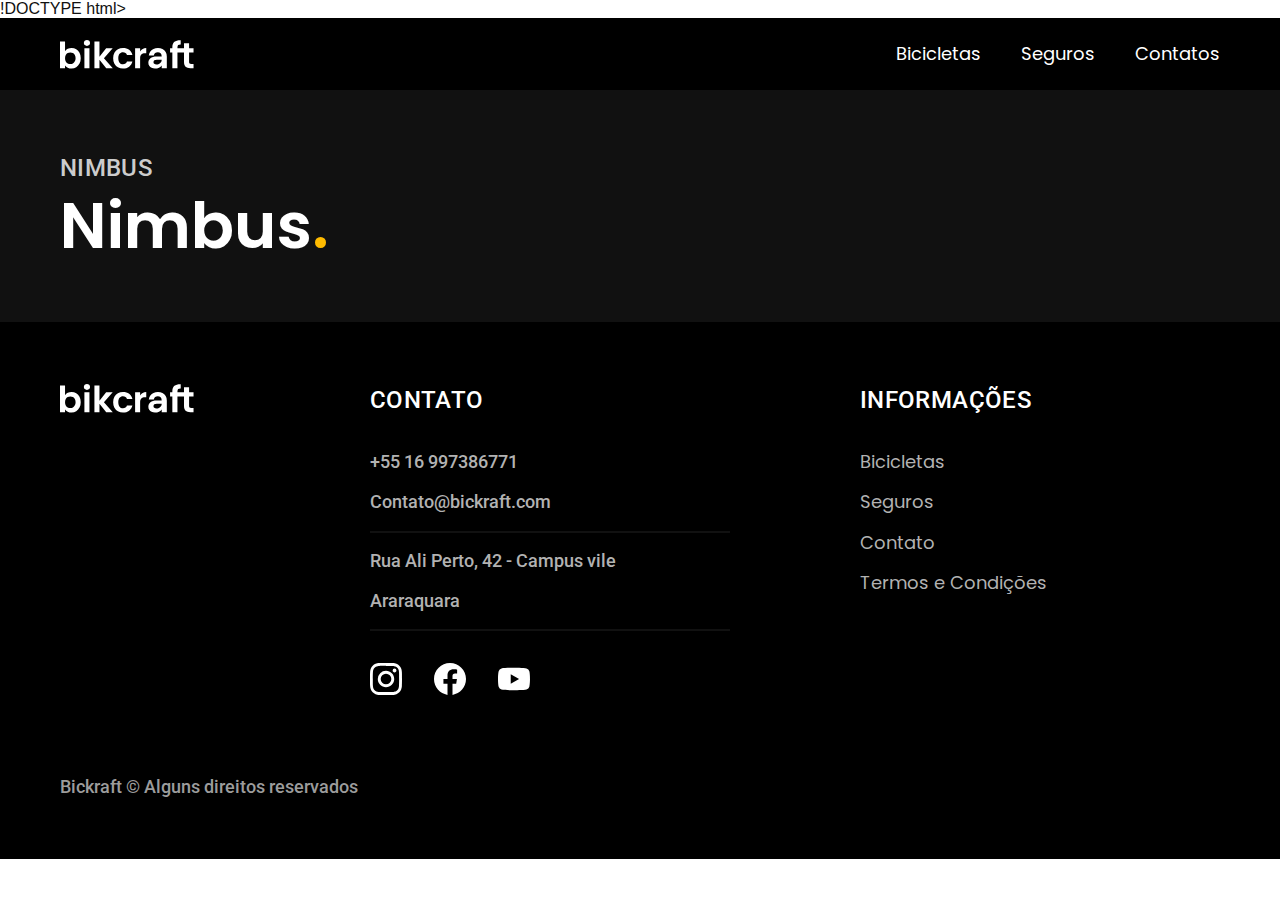
<file: bicicletas/nimbus.html>
!DOCTYPE html>

<html lang="pt-br">
  <head>
    <meta charset="UTF-8" />
    <meta name="viewport" content="width=device-width, initial-scale=1.0" />
    <link rel="stylesheet" href="../css/style.css" />

    <link rel="preconnect" href="https://fonts.googleapis.com" />
    <link rel="preconnect" href="https://fonts.gstatic.com" crossorigin />
    <link
      href="https://fonts.googleapis.com/css2?family=Poppins:wght@400;600&family=Roboto:wght@400;500&display=swap"
      rel="stylesheet"
    />
    <link rel="preconnect" href="https://fonts.googleapis.com" />
    <link rel="preconnect" href="https://fonts.gstatic.com" crossorigin />
    <link
      href="https://fonts.googleapis.com/css2?family=Merriweather:ital,wght@1,900&display=swap"
      rel="stylesheet"
    />

    <title>Termos e Condicçoes | Bickraft - Bicicletas - Elétricas</title>
    <meta name="description" content="Termos e condioções."
  </head>

  <body id="termos">
    <header class="header-bg">
      <div class="header container">
        <a href="../">
          <img src="../img/bikcraft.svg" alt="bickraft" />
        </a>

        <nav aria-label="primaria">
          <ul class="header-menu font-1-m cor-0">
            <li>
              <a href="../bicicletas.html">Bicicletas</a>
            </li>
            <li>
              <a href="../seguros.html">Seguros</a>
            </li>
            <li>
              <a href="../contatos.html">Contatos</a>
            </li>
          </ul>
        </nav>
      </div>
    </header>

    <main>
      <div class="titulo-bg">
        <div class="titulo container">
          <p class="font-2-lb cor-4">Nimbus</p>
          <h1 class="font-1-xxl cor-0">Nimbus<span class="cor-p1">.</span></h1>
        </div>
      </div>
    </main>

    <footer class="footer-bg">
      <div class="footer container">
        <img src="../img/bikcraft.svg" alt="Bickraft" />
        <div class="footer-contato">
          <h3 class="font-2-lb cor-0">Contato</h3>
          <ul class="font-2-m cor-5">
            <li><a href="tel:+5516997386771">+55 16 997386771</a></li>
            <li>
              <a href="mailto:contato@bickraft.com">Contato@bickraft.com</a>
            </li>
            <li>Rua Ali Perto, 42 - Campus vile</li>
            <li>Araraquara</li>
          </ul>
          <div class="footer-redes">
            <a href="../">
              <img src="../img/redes/instagram.svg" alt="Instagram" />
            </a>
            <a href="../">
              <img src="../img/redes/facebook.svg" alt="Facebook" />
            </a>
            <a href="../">
              <img src="../img/redes/youtube.svg" alt="Youtube" />
            </a>
          </div>
        </div>
        <div class="footer-informacoes">
          <h3 class="font-2-lb cor-0">Informações</h3>
          <nav>
            <ul class="font-1-m cor-5">
              <li><a href="./bicicletas.html">Bicicletas</a></li>
              <li><a href="./seguros.html">Seguros</a></li>
              <li><a href="./contato.html">Contato</a></li>
              <li><a href="./termos.html">Termos e Condições</a></li>
            </ul>
          </nav>
        </div>
        <p class="footer-copy font-2-m cor-6">
          Bickraft © Alguns direitos reservados
        </p>
      </div>
    </footer>
  </body>
</html>
</file>
<file: css/style.css>
/*global*/

@import './global/global.css';
@import './global/header.css';
@import './global/footer.css';

/*home*/
@import './home/introducao.css';
@import './home/tecnologia.css';
@import './home/parceiros.css';
@import './home/depoimentos.css';

/*utilidades*/

@import './utilidades/componentes.css';
@import './utilidades/tipografia.css';
@import './utilidades/cores.css';

/*bicicletas*/
@import './bicicletas/bicicletas-lista.css';
@import './bicicletas/bicicletas.css';

/*seguros*/
@import './seguros/seguros.css';
@import "./seguros/vantagens.css";
@import "./seguros/perguntas.css";
/*termos*/
@import './termos/termos.css';
</file>
